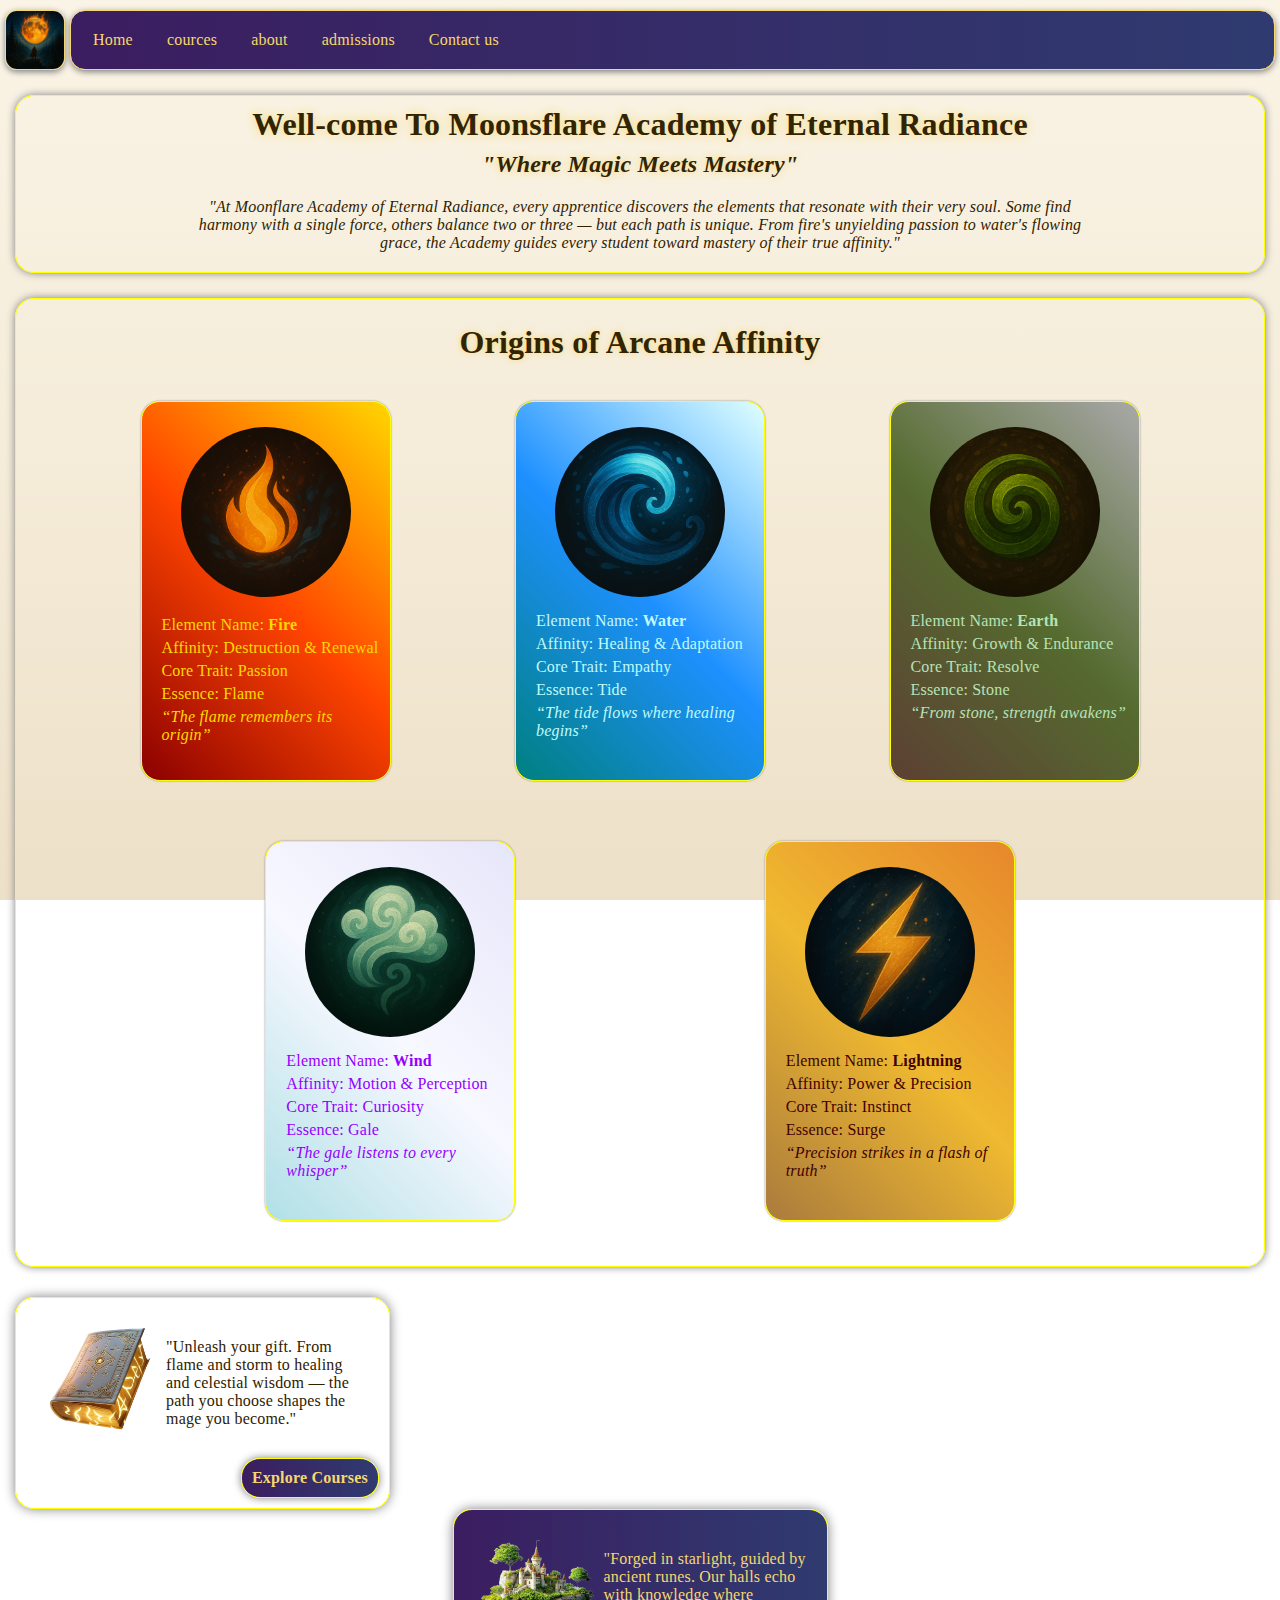
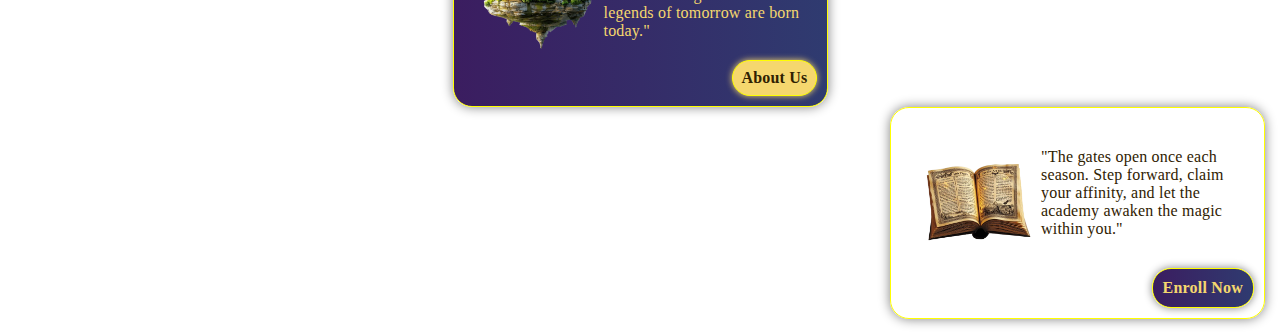
<file: index.html>
<!DOCTYPE html>
<html lang="en">
  <head>
    <meta charset="UTF-8" />
    <meta name="viewport" content="width=device-width, initial-scale=1.0" />
    <link rel="stylesheet" href="style.css" />
    <title>Home</title>
  </head>
  <body>
    <div class="d1">
      <nav class="navbar">
        <img class="logo" src="images/logo_v3.jpg" />
        <ul class="navlist">
          <li>
            <a href="#">Home</a>
          </li>
          <li>
            <a href="cources.html">cources</a>
          </li>
          <li>
            <a href="about.html">about</a>
          </li>
          <li>
            <a href="admissions.html">admissions</a>
          </li>
          <li>
            <a href="contact.html">Contact us</a>
          </li>
        </ul>
      </nav>

      <nav class="navbar2">
        <img class="logo" src="images/logo_v3.jpg" />
        <ul class="nav-parent">
          <li class="parentPage">
            Home
            <ul class="navlist2">
              <!-- <li><a href="index.html">Home</a></li> -->
              <li><a href="cources.html">Courses</a></li>
              <li><a href="about.html">About</a></li>
              <li><a href="admissions.html">Admissions</a></li>
              <li><a href="contact.html">Contact Us</a></li>
            </ul>
          </li>
        </ul>
      </nav>

      <div class="main_heading1">
        <h1>Well-come To Moonsflare Academy of Eternal Radiance</h1>
        <h2><i>"Where Magic Meets Mastery"</i></h2>
        <p class="paraStyle1">
          <i>
            "At Moonflare Academy of Eternal Radiance, every apprentice
            discovers the elements that resonate with their very soul. Some find
            harmony with a single force, others balance two or three — but each
            path is unique. From fire's unyielding passion to water's flowing
            grace, the Academy guides every student toward mastery of their true
            affinity."
          </i>
        </p>
      </div>
      <section class="elementalSection">
        <h1>Origins of Arcane Affinity</h1>
        <div class="baseElem">
          <div class="elem1 elemcard">
            <div class="elemImage">
              <img src="images/fire.jpg" width="200px" class="elemImages" />
            </div>
            <p>Element Name: <b>Fire</b></p>
            <p>Affinity: Destruction & Renewal</p>
            <p>Core Trait: Passion</p>
            <p>Essence: Flame</p>
            <p style="padding-bottom: 15px">
              <i>“The flame remembers its origin”</i>
            </p>
          </div>

          <div class="elem2 elemcard">
            <img src="images/water.jpg" width="200px" class="elemImages" />
            <p>Element Name: <b>Water</b></p>
            <p>Affinity: Healing & Adaptation</p>
            <p>Core Trait: Empathy</p>
            <p>Essence: Tide</p>
            <p style="padding-bottom: 15px">
              <i>“The tide flows where healing begins”</i>
            </p>
          </div>

          <div class="elem3 elemcard">
            <img src="images/earth.jpg" width="200px" class="elemImages" />
            <p>Element Name: <b>Earth</b></p>
            <p>Affinity: Growth & Endurance</p>
            <p>Core Trait: Resolve</p>
            <p>Essence: Stone</p>
            <p style="padding-bottom: 15px">
              <i>“From stone, strength awakens”</i>
            </p>
          </div>
        </div>
        <div class="baseElem">
          <div class="elem4 elemcard">
            <img src="images/wind.jpg" width="200px" class="elemImages" />
            <p>Element Name: <b>Wind</b></p>
            <p>Affinity: Motion & Perception</p>
            <p>Core Trait: Curiosity</p>
            <p>Essence: Gale</p>
            <p style="padding-bottom: 15px">
              <i>“The gale listens to every whisper”</i>
            </p>
          </div>

          <div class="elem5 elemcard">
            <img src="images/Lightning.jpg" width="200px" class="elemImages" />
            <p>Element Name: <b>Lightning</b></p>
            <p>Affinity: Power & Precision</p>
            <p>Core Trait: Instinct</p>
            <p>Essence: Surge</p>
            <p style="padding-bottom: 15px">
              <i>“Precision strikes in a flash of truth”</i>
            </p>
          </div>
        </div>
      </section>
      <div class="cards_container2">
        <div class="course_card card rescard">
          <section class="d2">
            <img src="PNGs/spellbookpng.png" class="cardimg" />
            <p>
              "Unleash your gift. From flame and storm to healing and celestial
              wisdom — the path you choose shapes the mage you become."
            </p>
          </section>
          <a href="cources.html"><b>Explore Courses</b></a>
        </div>

        <div class="about_card card2 rescard">
          <section class="d2">
            <img src="PNGs/castlepng.png" class="cardimg" />
            <p class="secPara">
              "Forged in starlight, guided by ancient runes. Our halls echo with
              knowledge where legends of tomorrow are born today."
            </p>
          </section>
          <a href="about.html"><b>About Us</b></a>
        </div>

        <div class="admission_card card rescard">
          <section class="d2">
            <img src="PNGs/openspellbook.png" class="cardimg" />
            <p>
              "The gates open once each season. Step forward, claim your
              affinity, and let the academy awaken the magic within you."
            </p>
          </section>
          <a href="admissions.html"><b>Enroll Now</b></a>
        </div>
      </div>
    </div>
  </body>
</html>
</file>
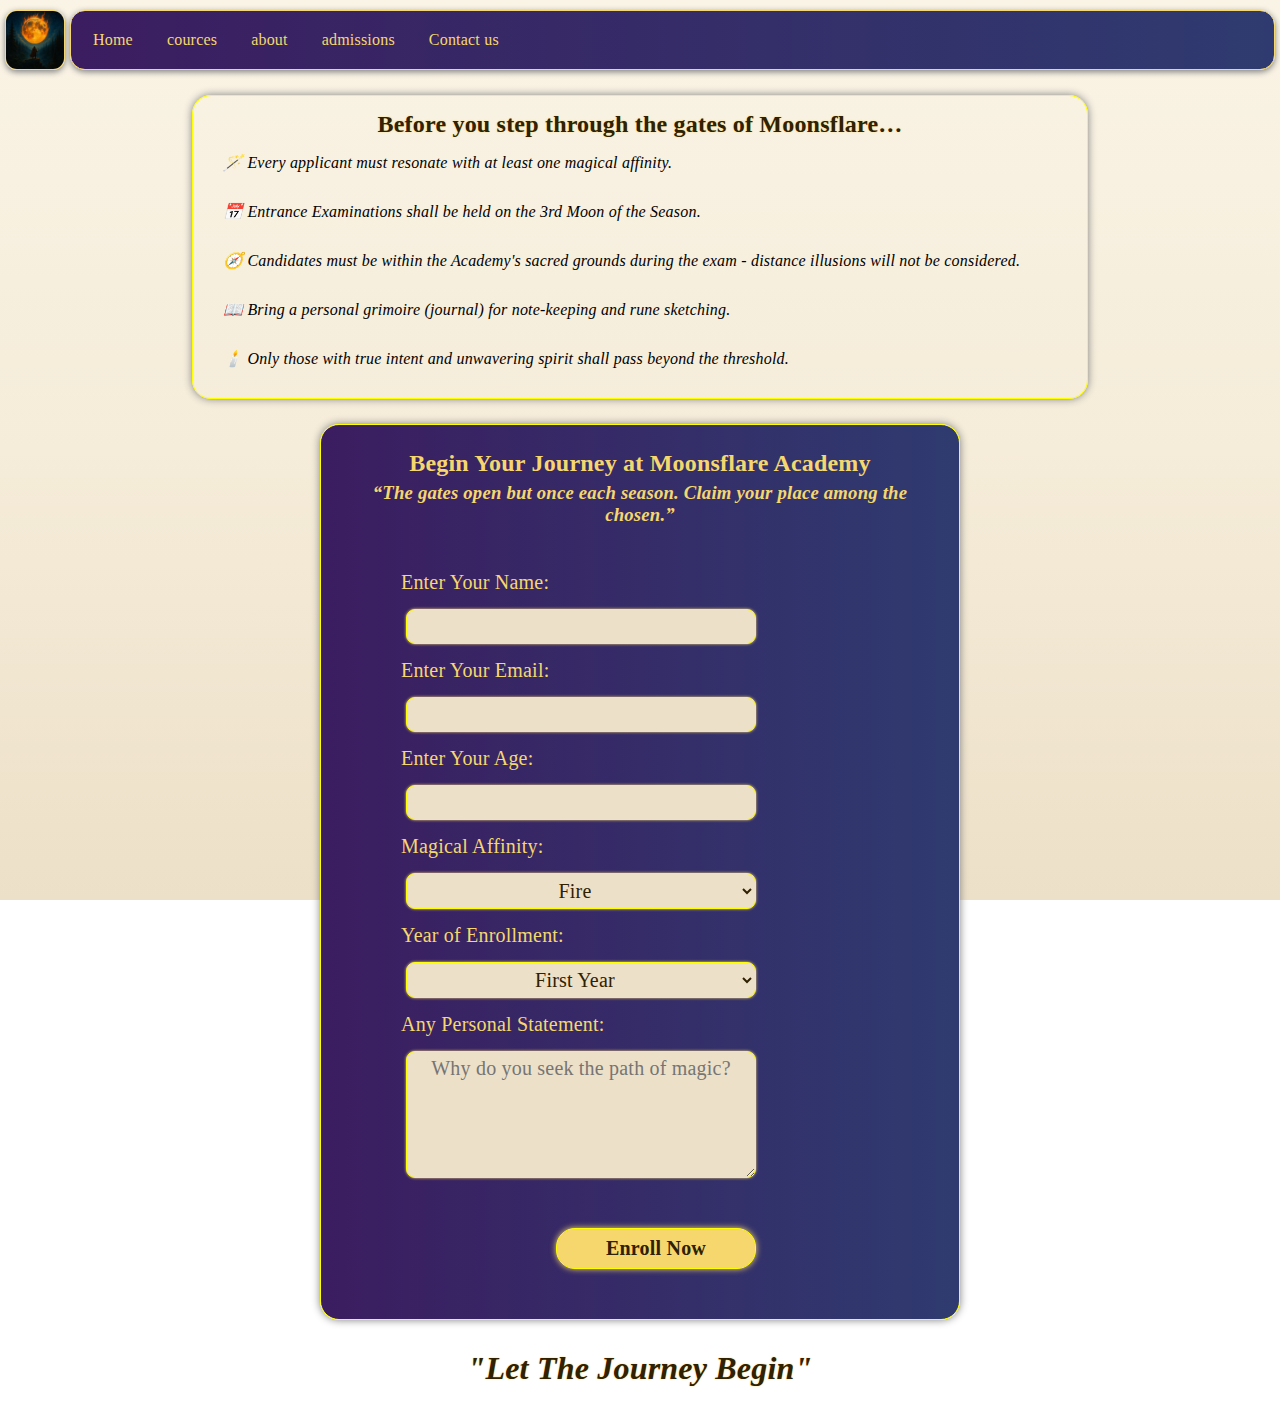
<file: admissions.html>
<!DOCTYPE html>
<html lang="en">
  <head>
    <meta charset="UTF-8" />
    <meta name="viewport" content="width=device-width, initial-scale=1.0" />
    <link rel="stylesheet" href="style.css" />
    <title>Admissions</title>
  </head>
  <body>
    <div class="d1">
      <nav class="navbar">
        <img class="logo" src="images/logo_v3.jpg" />
        <ul class="navlist">
          <li>
            <a href="index.html">Home</a>
          </li>
          <li>
            <a href="cources.html">cources</a>
          </li>
          <li>
            <a href="about.html">about</a>
          </li>
          <li>
            <a href="#">admissions</a>
          </li>
          <li>
            <a href="contact.html">Contact us</a>
          </li>
        </ul>
      </nav>

      <nav class="navbar2">
        <img class="logo" src="images/logo_v3.jpg" />
        <ul class="nav-parent">
          <li class="parentPage">
            Admissions
            <ul class="navlist2">
              <li><a href="index.html">Home</a></li>
              <li><a href="cources.html">Courses</a></li>
              <li><a href="about.html">About</a></li>
              <!-- <li><a href="admissions.html">Admissions</a></li> -->
              <li><a href="contact.html">Contact Us</a></li>
            </ul>
          </li>
        </ul>
      </nav>

      <div class="main-cont">
        <div class="enrollrules">
          <h2>Before you step through the gates of Moonsflare…</h2>
          <ul>
            <li>
              <i
                >🪄 Every applicant must resonate with at least one magical
                affinity.</i
              >
            </li>
            <li>
              <i>
                📅 Entrance Examinations shall be held on the 3rd Moon of the
                Season.</i
              >
            </li>
            <li>
              <i
                >🧭 Candidates must be within the Academy's sacred grounds
                during the exam - distance illusions will not be considered.
              </i>
            </li>
            <li>
              <i
                >📖 Bring a personal grimoire (journal) for note-keeping and
                rune sketching.
              </i>
            </li>
            <li>
              <i
                >🕯️ Only those with true intent and unwavering spirit shall pass
                beyond the threshold.</i
              >
            </li>
          </ul>
        </div>
        <div class="enrollbox">
          <h2>Begin Your Journey at Moonsflare Academy</h2>
          <h3>
            <i
              >“The gates open but once each season. Claim your place among the
              chosen.”</i
            >
          </h3>
          <form class="enrollform">
            <label>Enter Your Name: </label>
            <input type="email" class="inputarea1" required/>
            <label>Enter Your Email:</label>
            <input type="text" class="inputarea1" required/>
            <label>Enter Your Age:</label>
            <input type="text" minlength="2" maxlength="2" class="inputarea1" required/>
            <label>Magical Affinity:</label>
            <select name="Magical Affinity" class="inputarea1">
              <option value="Fire_element" class="elemoption">Fire</option>
              <option value="Water_element" class="elemoption">Water</option>
              <option value="Earth_element" class="elemoption">Earth</option>
              <option value="Wind_element" class="elemoption">Wind</option>
              <option value="Lightning_element" class="elemoption">Lightning</option>
            </select>
            <label>Year of Enrollment:</label>
            <select name="Year of Enrollment" class="inputarea1">
              <option value="First_year" class="elemoption">First Year</option>
              <option value="Transfer_applicant" class="elemoption">Transfer Applicant</option>
            </select>
            <label>Any Personal Statement:</label>
            <textarea name="personal statement"class="inputarea1" placeholder="Why do you seek the path of magic?" rows="5"></textarea>
            <button><b>Enroll Now</b></button>
          </form>
        </div>
        <h1 class="enrollclose"><i>"Let The Journey Begin"</i></h1>
      </div>
  </body>
</html>
</file>
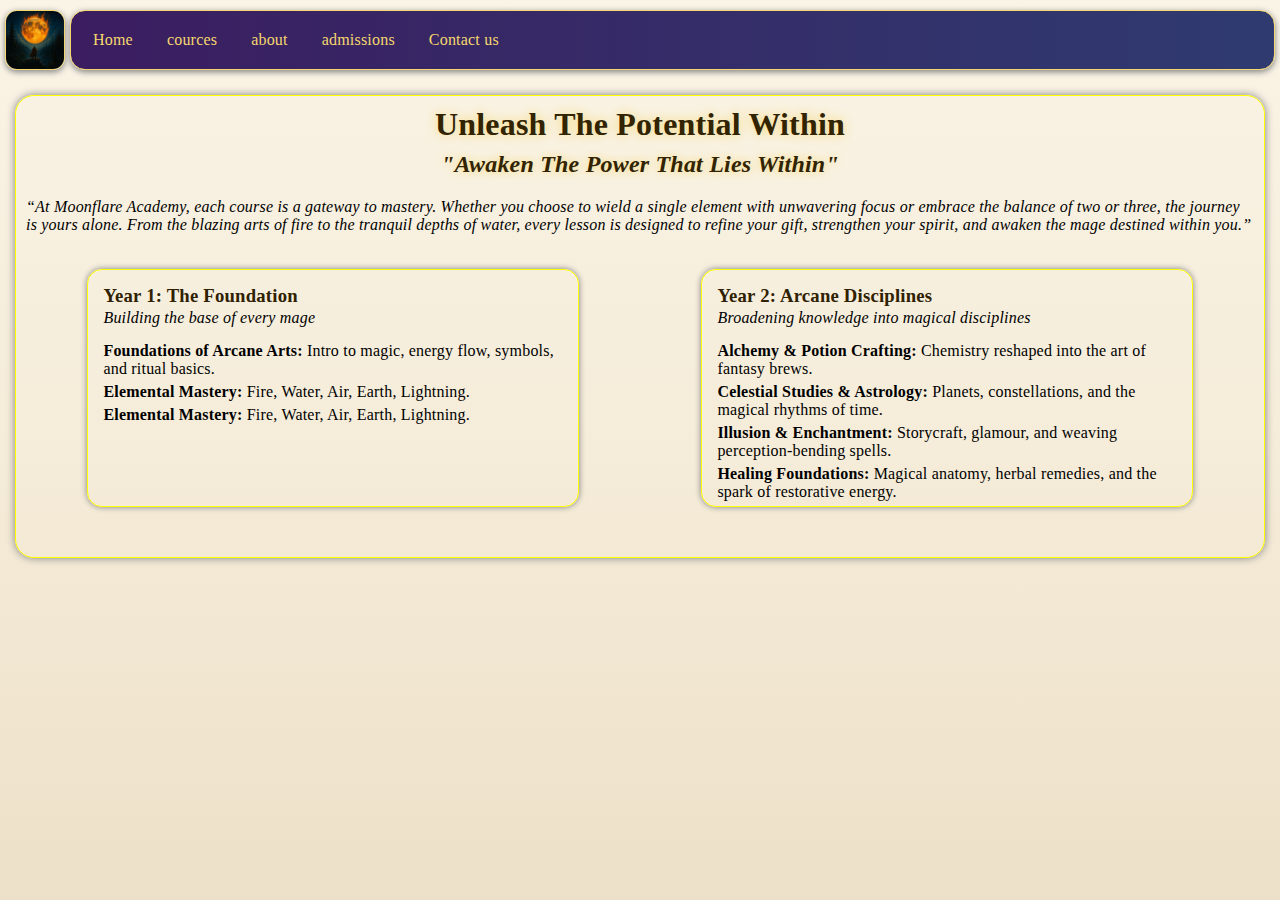
<file: cources.html>
<!DOCTYPE html>
<html lang="en">
  <head>
    <meta charset="UTF-8" />
    <meta name="viewport" content="width=device-width, initial-scale=1.0" />
    <link rel="stylesheet" href="style.css" />
    <title>Courses</title>
  </head>
  <body>
    <div class="d1">
      <nav class="navbar">
        <img class="logo" src="images/logo_v3.jpg" />
        <ul class="navlist">
          <li>
            <a href="index.html">Home</a>
          </li>
          <li>
            <a href="#">cources</a>
          </li>
          <li>
            <a href="about.html">about</a>
          </li>
          <li>
            <a href="admissions.html">admissions</a>
          </li>
          <li>
            <a href="contact.html">Contact us</a>
          </li>
        </ul>
      </nav>

      <nav class="navbar2">
        <img class="logo" src="images/logo_v3.jpg" />
        <ul class="nav-parent">
          <li class="parentPage">
            Courses
            <ul class="navlist2">
              <li><a href="index.html">Home</a></li>
              <!-- <li><a href="cources.html">Courses</a></li> -->
              <li><a href="about.html">About</a></li>
              <li><a href="admissions.html">Admissions</a></li>
              <li><a href="contact.html">Contact Us</a></li>
            </ul>
          </li>
        </ul>
      </nav>

      <div class="main-cont">
        <div class="main_heading1">
          <h1>Unleash The Potential Within</h1>
          <h2><i>"Awaken The Power That Lies Within"</i></h2>
          <p>
            <i
              >“At Moonflare Academy, each course is a gateway to mastery.
              Whether you choose to wield a single element with unwavering focus
              or embrace the balance of two or three, the journey is yours
              alone. From the blazing arts of fire to the tranquil depths of
              water, every lesson is designed to refine your gift, strengthen
              your spirit, and awaken the mage destined within you.”</i
            >
          </p>

          <div class="sub-cont">
            <div class="flex1">
              <div class="year1 samestyle1">
                <!-- <img class="grimiore" src="PNGs/grimiore_png.png" /> -->

                <h3>Year 1: The Foundation</h3>
                <h4><i>Building the base of every mage</i></h4>
                <p>
                  <b>Foundations of Arcane Arts:</b> Intro to magic, energy
                  flow, symbols, and ritual basics.
                </p>
                <p>
                  <b>Elemental Mastery:</b> Fire, Water, Air, Earth, Lightning.
                </p>
                <p>
                  <b>Elemental Mastery:</b> Fire, Water, Air, Earth, Lightning.
                </p>
              </div>

              <div class="year2 samestyle1">
                <h3>Year 2: Arcane Disciplines</h3>
                <h4><i>Broadening knowledge into magical disciplines</i></h4>
                <p>
                  <b>Alchemy & Potion Crafting:</b> Chemistry reshaped into the
                  art of fantasy brews.
                </p>
                <p>
                  <b>Celestial Studies & Astrology:</b> Planets, constellations,
                  and the magical rhythms of time.
                </p>
                <p>
                  <b>Illusion & Enchantment:</b> Storycraft, glamour, and
                  weaving perception-bending spells.
                </p>
                <p>
                  <b>Healing Foundations:</b> Magical anatomy, herbal remedies,
                  and the spark of restorative energy.
                </p>
              </div>
            </div>

            <div class="flex2"></div>
          </div>
        </div>
      </div>
    </div>
  </body>
</html>
</file>
<file: style.css>
* {
  margin: 0;
  padding: 0;
  box-sizing: border-box;
  font-family: Cambria, Cochin, Georgia, Times, "Times New Roman", serif;
  letter-spacing: 0.2px;
  /* color: #2f2101; */
}
body {
  background: linear-gradient(to bottom, #faf4e6, #f5ecd9, #ede0c8);
  background-attachment: fixed;
}
.logo {
  width: 60px;
  height: 60px;
  border-radius: 20%;
  border: 1px solid #f5d76e;
  box-shadow: 0 2px 6px grey;
}
.logo:hover {
  filter: drop-shadow(0 0 8px #f5d76e);
  transform: scale(1.05);
  transition: 0.3s ease;
}
nav {
  display: flex;
  margin: 5px;
  align-items: center;
  margin-top: 10px;
}
.navlist {
  border: 1px solid #f5d76e;
  background: linear-gradient(to right, #3b1d60, #2f3b70);
  box-shadow: 0 2px 6px grey;
  padding: 5px;
  margin-left: 5px;
  border-radius: 15px;
}

.d1 {
  width: 100%;
  /* height: 100vh; */
}

.navlist {
  width: 100%;
  display: flex;
}

li {
  padding: 15px;
  list-style: none;
}
.navlist a {
  text-decoration: none;
  color: #f5d76e;
  padding: 2px;
  /* text-shadow: 0 0 1px #f5d76e; */
  transition: 0.3s ease;
  /* border-radius: 6px; */
}
.navlist a:hover {
  background-color: #f5d76e;
  color: #000000;
  text-shadow: 0 0 2px #000000;
  border-radius: 6px;
  padding: 2px;
  background-color: #f5d76e;
  box-shadow: 0 0 12px #f5d76e;
}
.main_heading1 {
  padding: 10px;
  margin-top: 25px;
  margin-bottom: 25px;
  margin-left: 15px;
  margin-right: 15px;
  border-radius: 19px;
  box-sizing: border-box;
  box-shadow: 0 0 9px grey;
  border: 1px solid yellow;
}

.main_heading1 h1 {
  color: #322301;
  text-shadow: 0 0 12px #f5d76e;
  text-align: center;
}

.main_heading1 h2 {
  color: #322301;
  padding-top: 8px;
  padding-bottom: 20px;
  text-shadow: 0 0 10px #f5d76e;
  text-align: center;
}

.paraStyle1 {
  max-width: 900px;
  color: #2f2101;
  text-align: center;
  margin: auto;
  font-size: 16px;
  padding-bottom: 10px;
}

.elementalSection {
  margin: 15px;
  padding-top: 15px;
  padding-bottom: 15px;
  border-radius: 19px;
  box-shadow: 0 0 9px grey;
  border: 1px solid yellow;
}
.elementalSection h1 {
  color: #322301;
  text-shadow: 0 0 6px #f5d76e;
  text-align: center;
  padding-bottom: 10px;
  padding-top: 10px;
}
.baseElem {
  display: flex;
  justify-content: space-evenly;
  flex-wrap: wrap;
  align-items: flex-start;
}

.elemcard {
  background: linear-gradient(to bottom, #3b1d60, #2f3b70);
  padding-bottom: 10px;
  padding-top: 10px;
  width: 250px;
  margin-top: 30px;
  margin-bottom: 30px;
  height: 380px;
  border-radius: 19px;
  display: flex;
  flex-direction: column;
  align-items: center;
  border: 1px solid yellow;
  box-shadow: 0 0 2px grey;
}
.elemcard p {
  align-self: flex-start;
  padding-left: 20px;
  padding-right: 5px;
  padding-bottom: 5px;
}

.elemImages {
  border-radius: 100%;
  padding: 15px;
}

.elem1 {
  background: linear-gradient(45deg, #8b0000, #ff4500, #ffd700);
  color: #ffd900;
}
.elem2 {
  background: linear-gradient(45deg, #008080, #1e90ff, #e0ffff);
  color: #c0fafa;
}
.elem3 {
  background: linear-gradient(45deg, #5c4033, #556b2f, #a9a9a9);
  color: #b6e3b6;
}
.elem4 {
  background: linear-gradient(45deg, #b0e0e6, #f8f8ff, #e6e6fa);
  color: #9500ff;
}
.elem5 {
  background: linear-gradient(45deg, #aa7b3d, #efb930, #e7872c);
  color: #410101;
}
.elem1 img:hover {
  box-shadow: 0 0 20px #f5d76e, inset 0 0 20px #f5d76e;
}
.elem2 img:hover {
  box-shadow: 0 0 20px #a4f4f9, inset 0 0 20px #a4f4f9;
}
.elem3 img:hover {
  box-shadow: 0 0 20px #f1ba6d, inset 0 0 20px #f1ba6d;
}
.elem4 img:hover {
  box-shadow: 0 0 20px #78bff9, inset 0 0 20px #78bff9;
}
.elem5 img:hover {
  box-shadow: 0 0 20px #b86002, inset 0 0 20px #b86002;
}

.cards_container2 {
  padding: 15px;
  /* border: 1px solid yellow; */
  width: 100%;
  display: flex;
  flex-wrap: wrap;
  flex-direction: column;
  /* justify-content: space-around; */
}

.card,
.card2 {
  width: 30%;
  border: 1px solid yellow;
  border-radius: 19px;
  box-shadow: 0 0 12px grey;
  padding: 10px;
}

.d2 {
  padding-left: 10px;
  padding-right: 10px;
  padding-top: 10px;
  width: 100%;
  display: flex;
  align-items: center;
  color: #2f2101;
}
.cardimg {
  width: 130px;
  height: 130px;
}

.card a {
  text-decoration: none;
  color: #2f2101;
  padding: 10px;
  background: linear-gradient(to right, #3b1d60, #2f3b70);
  color: #f5d76e;
  display: block;
  justify-self: flex-end;
  border-radius: 19px;
  box-shadow: 0 0 8px grey;
  border: 1px solid yellow;
  margin-top: 10px;
}

.about_card {
  margin: auto; /*important*/
  background: linear-gradient(to right, #3b1d60, #2f3b70);
  padding: 10px;
}
.secPara {
  color: #f5d76e;
}
.about_card a {
  text-decoration: none;
  color: #2f2101;
  padding: 8px;
  border-radius: 19px;
  background: #f5d76e;
  display: block;
  justify-self: flex-end;
  border: 1px solid yellow;
  box-shadow: 0 0 6px #f5d76e;
}
.admission_card {
  margin-left: auto; /*important*/
}

.navbar2 {
  display: none;
}

/* cources page css starts here*/

.sub-cont {
  width: 100%;
  margin-top: 15px;
}
.flex1 {
  width: 100%;
  display: flex;
  justify-content: space-around;
  flex-wrap: wrap;
}
.samestyle1 {
  width: 40%;
  border: 1px solid yellow;
  box-shadow: 0 0 6px grey;
  border-radius: 15px;
  margin: 20px;
}
.samestyle1 h3 {
  color: #2f2101;
  padding: 15px 15px 0 15px; /* padding: top right bottom left*/
}
.samestyle1 h4 {
  font-weight: normal;
  padding: 2px 0 15px 15px;
}
.samestyle1 p {
  padding: 0 15px 5px 15px;
}
.elempng1 {
  display: flex;
  justify-content: space-around;
}
.year3 {
  /* width: 100%; */
  border: 1px solid yellow;
  box-shadow: 0 0 3px gray;
  border-radius: 19px;
  gap: 20px;
  margin-top: 20px;
  margin-bottom: 20px;
  margin-right: 55px;
  margin-left: 55px;
}
.year3 h3 {
  text-align: center;
  color: #2f2101;
  padding: 25px 0 5px 0;
}
.flex2 {
  display: flex;
  /* border: 1px solid black; */
  width: 100%;
  justify-content: space-around;
  flex-direction: column;
  padding: 10px 50px 10px 50px;
  flex-wrap: wrap;
}
.courseY3 {
  width: 40%;
  border: 1px solid yellow;
  padding: 15px 15px 15px 15px; /*  purpose to remember the style as top right bottom left*/
  margin: 15px;
  border-radius: 15px;
  box-shadow: 0 0 6px gray;
}
.courseY3 p {
  padding: 7px 0 7px 0;
}
.specializationStyle2 {
  margin-left: auto;
  background: linear-gradient(to right, #3b1d60, #2f3b70);
  color: #f5d76e;
}

/*  About page css below from now on */
.aboutbox {
  /* margin: 25px; */
  padding: 30px;
  width: 70%;
  /* border: 1px solid black; */
  margin-left: auto;
  margin-right: auto;
}
.aboutbox h3 {
  padding-bottom: 10px;
}
.aboutbox p {
  margin-left: 40px;
  width: 90%;
  padding-bottom: 15px;
  text-align: justify;
}
.aboutcard2 {
  color: #f5d76e;
  background: linear-gradient(to right, #3b1d60, #2f3b70);
  padding: 20px;
  padding-left: 25px;
  margin-left: 15px;
  border-radius: 15px;
  border: 1px solid yellow;
  box-shadow: 0 0 9px grey;
}
.aboutcard3 {
  /* background: linear-gradient(to bottom, #faf4e6, #f5ecd9, #ede0c8); */
  padding: 20px;
  padding-left: 25px;
  margin-left: 15px;
  border-radius: 15px;
  margin-top: 25px;
  margin-bottom: 25px;
  box-shadow: 0 0 9px grey;
}
.aboutclosing {
  padding-bottom: 40px;
  font-size: 20px;
  color: #2f2101;
  text-align: center;
}
.enrollrules {
  width: 70%;
  border: 1px solid yellow;
  box-shadow: 0 0 9px grey;
  margin-top: 25px;
  margin-left: auto;
  margin-right: auto;
  padding: 15px;
  border-radius: 19px;
}
.enrollrules h2 {
  color: #2f2101;
  text-shadow: 0 0 2px #f5d76e;
  text-align: center;
}
.enrollbox {
  width: 50%;
  margin-left: auto;
  margin-right: auto;
  padding: 15px;
  margin-top: 25px;
  border: 1px solid yellow;
  border-radius: 19px;
  box-shadow: 0 0 9px grey;
  background: linear-gradient(to right, #3b1d60, #2f3b70);
}
.enrollbox h2 {
  color: #f5d76e;
  padding-top: 10px;
  text-align: center;
}
.enrollbox h3 {
  color: #f5d76e;
  padding-top: 5px;
  padding-bottom: 15px;
  text-align: center;
}
.enrollform {
  color: #f5d76e;
  margin-left: 50px;
  font-size: 20px;
  padding: 15px;
  display: flex;
  flex-direction: column;
}
.enrollform label {
  padding-top: 15px;
  padding-bottom: 15px;
}
.inputarea1 {
  width: 350px;
  color: #2f2101;
  padding: 5px;
  font-size: 20px;
  border-radius: 9px;
  margin-left: 5px;
  background: #ede0c8;
  border: 1px solid yellow;
  box-shadow: 0 0 3px #f5d76e;
  text-align: center;
}
.elemoption {
  background-color: #eccc90;
  color: #2f2101;
}
.enrollform button {
  width: 200px;
  padding: 8px;
  font-size: 20px;
  margin-top: 50px;
  margin-left: 155px;
  margin-bottom: 20px;
  border: 1px solid yellow;
  border-radius: 19px;
  background: #f5d76e;
  color: #2f2101;
  box-shadow: 0 0 6px #f5d76e;
}
.enrollclose {
  color: #2f2101;
  font-size: 32px;
  text-align: center;
  padding: 30px 0 30px 0;
  text-shadow: 0 0 2px #f5d76e;
}
.main-cont2 {
  width: 100%;
  height: 90vh;
  display: flex;
  justify-content: center;
  align-items: center;
}
.contactbox {
  width: 75%;
  color: #f5d76e;
  font-size: 24px;
  background: linear-gradient(to right, #3b1d60, #2f3b70);
  padding: 15px;
  border: 1px solid yellow;
  border-radius: 19px;
  box-shadow: 0 0 12px grey;
}
.cont_heading {
  text-align: center;
  padding: 5px;
  text-shadow: 0 0 3px #000000;
}
.contactbox ul {
  text-shadow: 0 0 3px black;
}

@media (max-width: 1023px) {
  .elem .rescard {
    width: 50%;
    margin-top: 20px;
    margin-bottom: 20px;
  }

  .samestyle1 {
    margin: 10px;
  }
  .enrollbox {
    width: 70%;
  }
  .contactbox {
    width: 95%;
  }
  .d2 {
    flex-direction: column;
    align-items: center;
  }
  .rescard a {
    margin-top: 10px;
  }
}

@media (max-width: 767px) {
  .navbar {
    display: none;
  }
  .navbar2 {
    display: flex;
  }
  .nav-parent {
    width: 100%;
    color: #f5d76e;
    background: linear-gradient(to right, #3b1d60, #2f3b70);
    border: 1px solid yellow;
    border-radius: 15px;
    margin-left: 4px;
    padding-left: 5px;
  }
  .parentPage:hover .navlist2 {
    display: block;
    background: linear-gradient(to right, #3b1d60, #2f3b70);
    border-radius: 19px;
    width: 40%;
  }
  .logo {
    width: 50px;
    height: 50px;
  }
  .navlist2 {
    display: none;
    position: absolute;
    top: 65px;
    left: 65px;
    border: 1px solid yellow;
  }
  .navlist2 a {
    text-decoration: none;
    color: #f5d76e;
    /* text-shadow: 0 0 1px #f5d76e; */
  }
  .navlist2 li {
    width: 100%;
    margin-top: -4px;
    justify-content: space-around;
  }
  .elemcard {
    height: auto;
  }
  .rescard {
    width: auto;
    margin-top: 20px;
  }
  .samestyle1 {
    width: 100%;
  }
  .flex2 {
    padding: 10px 8px 10px 8px;
  }
  .courseY3 {
    width: 100%;
    margin-left: 0;
    margin-right: 0;
  }
  .year3 {
    margin-top: 5px;
    margin-bottom: 5px;
    margin-left: 10px;
    margin-right: 10px;
    padding-left: 0;
    padding-bottom: 0;
  }
  .clearsidemargin {
    margin-left: 0;
    margin-right: 0;
    margin-bottom: 0;

    border-bottom-left-radius: 0;
    border-bottom-right-radius: 0;
  }
  /*about page*/
  .aboutbox {
    width: 100%;
    margin: 0;
    padding-left: 0;
    padding-right: 0;
  }
  .aboutbox p {
    /* width: 90%; */
    margin-left: 3px;
    padding-left: 0;
    padding-right: 0;
    /* text-align: unset; */
  }
  .aboutcard2 {
    padding-right: 0;
    margin-left: 3px;
  }
  .aboutcard3 {
    padding-right: 0;
    margin-left: 3px;
  }
  .shift {
    margin-left: 30px;
  }
  .enrollrules {
    margin-left: auto;
    margin-right: auto;
    width: 95%;
  }
  .enrollbox {
    margin-left: auto;
    margin-right: auto;
    width: 95%;
  }
  .enrollform {
    font-size: 18px;
    margin-left: 10px;
  }
  .inputarea1 {
    width: 95%;
  }
  .enrollform button {
    margin-left: 60px;
  }
  .contactbox {
    font-size: 12px;
  }
}
</file>
